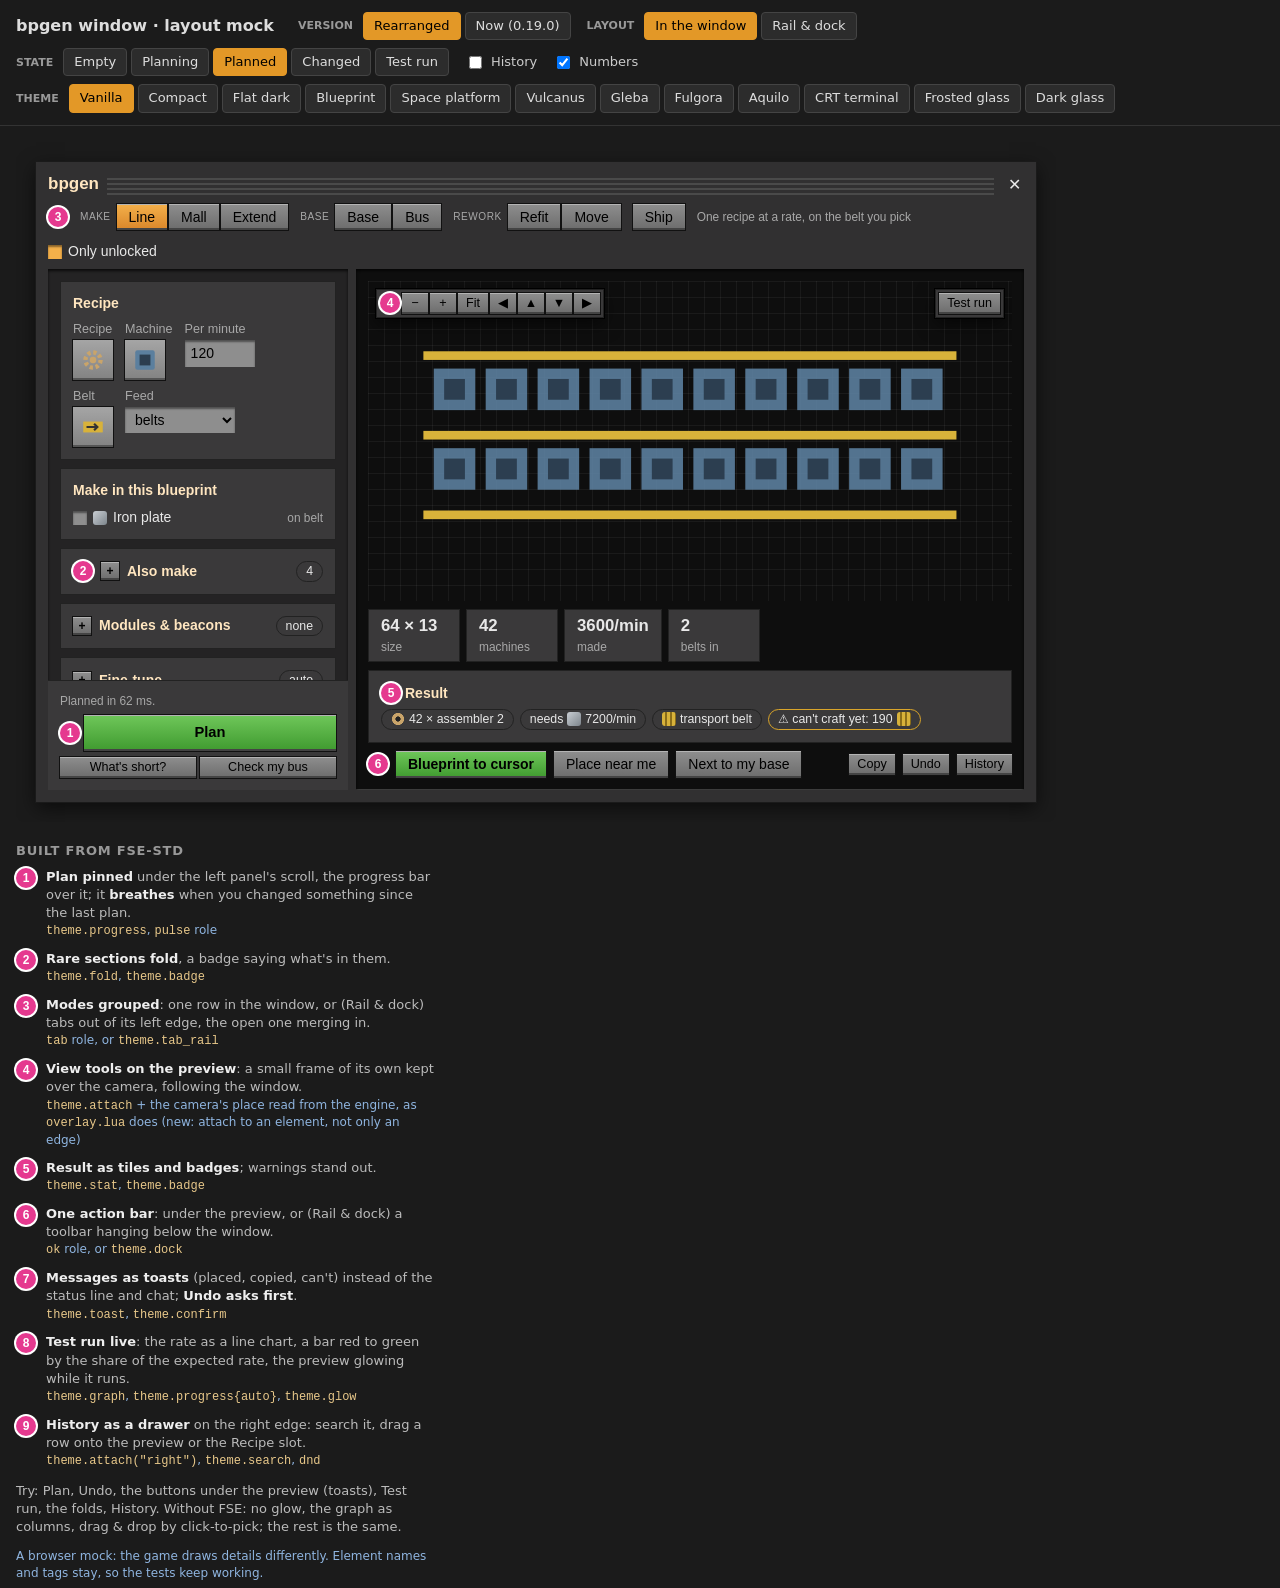
<file: docs/window-mock.html>
<!doctype html>
<html lang="en">
<head>
<meta charset="utf-8">
<meta name="viewport" content="width=device-width, initial-scale=1">
<title>bpgen window mock</title>
<!-- The bpgen window rearranged on fse-std's components, in its themes (theme tokens copied from fse/docs/themes-preview.html). -->
<style>
/* ---------- themes ---------- */
.t-vanilla {
  --win: #313031; --win-edge: #1a1a1a; --win-shadow: 0 0 0 1px #000, 0 6px 18px rgba(0,0,0,.6);
  --title: #ffe6c0; --title-font: 600 17px/1.2 "Titillium Web", "Segoe UI", sans-serif;
  --drag: repeating-linear-gradient(0deg, #4a4a4a 0 2px, transparent 2px 5px);
  --inset: #242324; --inset-edge: inset 0 2px 3px rgba(0,0,0,.7), inset 0 -1px 0 #3d3d3d;
  --deep: #0e0e0e; --section: #3a393a; --section-edge: 1px solid #222;
  --caption: #ffe6c0; --ink: #e8e8e8; --ink-dim: #a8a8a8;
  --btn: linear-gradient(#8e8e8e, #6c6c6c); --btn-ink: #000; --btn-edge: 0 1px 0 #b4b4b4 inset, 0 -2px 0 #444 inset, 0 0 0 1px #111;
  --btn-on: linear-gradient(#f4b04a, #d9862a); --btn-on-ink: #000;
  --ok: linear-gradient(#6fc75a, #3f9a2f); --ok-ink: #000;
  --slot: linear-gradient(#a5a5a5, #828282); --slot-edge: 0 0 0 1px #111, inset 0 -2px 0 #555;
  --field: #8e8e8e; --field-ink: #000; --field-edge: inset 0 2px 2px rgba(0,0,0,.45);
  --check: #8e8e8e; --check-on: #f4b04a;
  --radius: 0; --pad: 12px; --gap: 8px; --font: 14px/1.35 "Titillium Web", "Segoe UI", sans-serif;
}
.t-compact {
  --win: #2b2b2b; --win-edge: #141414; --win-shadow: 0 0 0 1px #000;
  --title: #ffe6c0; --title-font: 600 14px/1.2 "Segoe UI", sans-serif;
  --drag: repeating-linear-gradient(0deg, #444 0 1px, transparent 1px 4px);
  --inset: #222; --inset-edge: inset 0 1px 2px rgba(0,0,0,.7);
  --deep: #0e0e0e; --section: #333; --section-edge: 1px solid #1d1d1d;
  --caption: #ffe6c0; --ink: #ddd; --ink-dim: #999;
  --btn: linear-gradient(#858585, #6a6a6a); --btn-ink: #000; --btn-edge: 0 0 0 1px #111;
  --btn-on: #e39827; --btn-on-ink: #000;
  --ok: #4fae3c; --ok-ink: #000;
  --slot: #8d8d8d; --slot-edge: 0 0 0 1px #111;
  --field: #8a8a8a; --field-ink: #000; --field-edge: none;
  --check: #8a8a8a; --check-on: #e39827;
  --radius: 0; --pad: 6px; --gap: 4px; --font: 12px/1.25 "Segoe UI", sans-serif;
}
.t-flat {
  --win: #1e2127; --win-edge: #2c313a; --win-shadow: 0 10px 30px rgba(0,0,0,.5);
  --title: #e6edf3; --title-font: 600 15px/1.2 "Segoe UI", sans-serif;
  --drag: transparent;
  --inset: #181b20; --inset-edge: inset 0 0 0 1px #2c313a;
  --deep: #0f1115; --section: #22262d; --section-edge: 1px solid #2c313a;
  --caption: #7cc7ff; --ink: #d6dde5; --ink-dim: #8b95a1;
  --btn: #2d333c; --btn-ink: #d6dde5; --btn-edge: inset 0 0 0 1px #3a414c;
  --btn-on: #2f6fa8; --btn-on-ink: #fff;
  --ok: #2f9e6b; --ok-ink: #fff;
  --slot: #2a2f37; --slot-edge: inset 0 0 0 1px #3a414c;
  --field: #14171b; --field-ink: #d6dde5; --field-edge: inset 0 0 0 1px #3a414c;
  --check: #14171b; --check-on: #2f6fa8;
  --radius: 6px; --pad: 12px; --gap: 8px; --font: 13px/1.4 "Segoe UI", sans-serif;
}
.t-blueprint {
  --win: #123a6b; --win-edge: #8fc1ff; --win-shadow: 0 0 0 1px #8fc1ff, 0 8px 24px rgba(0,0,0,.5);
  --title: #ffffff; --title-font: 600 16px/1.2 Consolas, "Cascadia Mono", monospace;
  --drag: repeating-linear-gradient(90deg, rgba(143,193,255,.5) 0 1px, transparent 1px 6px);
  --inset: #0f3260 linear-gradient(rgba(143,193,255,.08) 1px, transparent 1px) 0 0/12px 12px; --inset-edge: inset 0 0 0 1px rgba(143,193,255,.45);
  --deep: #0a2547; --section: transparent; --section-edge: 1px dashed rgba(143,193,255,.6);
  --caption: #bfe0ff; --ink: #e3f0ff; --ink-dim: #8fb5e0;
  --btn: transparent; --btn-ink: #e3f0ff; --btn-edge: inset 0 0 0 1px #8fc1ff;
  --btn-on: #8fc1ff; --btn-on-ink: #0a2547;
  --ok: #ffffff; --ok-ink: #0a2547;
  --slot: rgba(143,193,255,.12); --slot-edge: inset 0 0 0 1px #8fc1ff;
  --field: transparent; --field-ink: #fff; --field-edge: inset 0 -1px 0 #8fc1ff;
  --check: transparent; --check-on: #8fc1ff;
  --radius: 2px; --pad: 12px; --gap: 8px; --font: 13px/1.4 Consolas, "Cascadia Mono", monospace;
}

.t-platform {
  --win: #2a3138; --win-edge: #56636f; --win-shadow: 0 0 0 1px #0d1114, 0 8px 22px rgba(0,0,0,.55);
  --title: #e9f1f7; --title-font: 600 16px/1.2 "Segoe UI", sans-serif;
  --drag: repeating-linear-gradient(45deg, #f2c230 0 6px, #1c1c1c 6px 12px);
  --inset: #20262c; --inset-edge: inset 0 0 0 1px #3d4852, inset 0 2px 4px rgba(0,0,0,.5);
  --deep: #0b0f13; --section: #2e363e; --section-edge: 1px solid #47535e;
  --caption: #9fd3f0; --ink: #dfe7ee; --ink-dim: #8fa0ae;
  --btn: linear-gradient(#4b5763, #38424c); --btn-ink: #e9f1f7; --btn-edge: inset 0 1px 0 #66737f, 0 0 0 1px #12171b;
  --btn-on: linear-gradient(#3d93c4, #2a6f99); --btn-on-ink: #fff;
  --ok: linear-gradient(#f2c230, #cf9e14); --ok-ink: #1c1c1c;
  --slot: #3a444e; --slot-edge: inset 0 0 0 1px #5c6975;
  --field: #161b20; --field-ink: #dfe7ee; --field-edge: inset 0 0 0 1px #47535e;
  --check: #161b20; --check-on: #3d93c4;
  --radius: 3px; --pad: 12px; --gap: 8px; --font: 13px/1.4 "Segoe UI", sans-serif;
}
.t-vulcanus {
  --win: #1c1614; --win-edge: #4a2a1c; --win-shadow: 0 0 0 1px #000, 0 0 24px rgba(255,90,20,.25);
  --title: #ffb070; --title-font: 700 16px/1.2 "Segoe UI", sans-serif;
  --drag: linear-gradient(90deg, transparent, rgba(255,110,30,.35), transparent);
  --inset: #140f0d; --inset-edge: inset 0 0 0 1px #3a2218, inset 0 -8px 16px rgba(255,80,0,.08);
  --deep: #0a0706; --section: #231a17; --section-edge: 1px solid #45281b;
  --caption: #ff8a3d; --ink: #f0e2d8; --ink-dim: #a88c7c;
  --btn: linear-gradient(#3b2e29, #2a201c); --btn-ink: #f0e2d8; --btn-edge: inset 0 0 0 1px #5a3a2a;
  --btn-on: linear-gradient(#ff8a3d, #d9531a); --btn-on-ink: #1a0d06;
  --ok: linear-gradient(#ffcf5a, #ff8a3d); --ok-ink: #1a0d06;
  --slot: #2a201c; --slot-edge: inset 0 0 0 1px #6a3a22;
  --field: #0e0a08; --field-ink: #f0e2d8; --field-edge: inset 0 0 0 1px #5a3a2a;
  --check: #0e0a08; --check-on: #ff8a3d;
  --radius: 2px; --pad: 12px; --gap: 8px; --font: 13px/1.4 "Segoe UI", sans-serif;
}
.t-gleba {
  --win: #1f2a1e; --win-edge: #3d5a33; --win-shadow: 0 8px 24px rgba(0,0,0,.5);
  --title: #e8f5c8; --title-font: 600 16px/1.2 Georgia, serif;
  --drag: radial-gradient(circle, rgba(200,120,180,.45) 1.5px, transparent 2px) 0 0/8px 8px;
  --inset: #18211a; --inset-edge: inset 0 0 0 1px #2f4429;
  --deep: #0e140e; --section: #233023; --section-edge: 1px solid #3a5232;
  --caption: #e58bc4; --ink: #dfeccf; --ink-dim: #93a886;
  --btn: #2f412b; --btn-ink: #dfeccf; --btn-edge: inset 0 0 0 1px #4a6a3e;
  --btn-on: #b4568f; --btn-on-ink: #fff;
  --ok: #8bc34a; --ok-ink: #142010;
  --slot: #2a3a27; --slot-edge: inset 0 0 0 1px #4a6a3e;
  --field: #111a10; --field-ink: #dfeccf; --field-edge: inset 0 0 0 1px #3a5232;
  --check: #111a10; --check-on: #e58bc4;
  --radius: 14px; --pad: 14px; --gap: 9px; --font: 13px/1.45 "Segoe UI", sans-serif;
}
.t-fulgora {
  --win: #17132a; --win-edge: #6a4cff; --win-shadow: 0 0 0 1px #6a4cff, 0 0 22px rgba(130,90,255,.35);
  --title: #e8e2ff; --title-font: 600 16px/1.2 "Segoe UI", sans-serif;
  --drag: linear-gradient(90deg, transparent 0 10%, #8f7bff 10% 11%, transparent 11% 40%, #8f7bff 40% 41%, transparent 41%);
  --inset: #120f22; --inset-edge: inset 0 0 0 1px #352a6b;
  --deep: #08061a; --section: #1c1736; --section-edge: 1px solid #3e3280;
  --caption: #c3b6ff; --ink: #e0dbf5; --ink-dim: #8e86b8;
  --btn: #251f47; --btn-ink: #e0dbf5; --btn-edge: inset 0 0 0 1px #4a3d99;
  --btn-on: #6a4cff; --btn-on-ink: #fff;
  --ok: #5ef0ff; --ok-ink: #0a0820;
  --slot: #221c42; --slot-edge: inset 0 0 0 1px #5a4bb8, 0 0 8px rgba(106,76,255,.25);
  --field: #0c0a1c; --field-ink: #e0dbf5; --field-edge: inset 0 0 0 1px #4a3d99;
  --check: #0c0a1c; --check-on: #5ef0ff;
  --radius: 4px; --pad: 12px; --gap: 8px; --font: 13px/1.4 "Segoe UI", sans-serif;
}
.t-aquilo {
  --win: #e9f2f8; --win-edge: #a9c6da; --win-shadow: 0 8px 24px rgba(20,50,80,.35);
  --title: #17405e; --title-font: 600 16px/1.2 "Segoe UI", sans-serif;
  --drag: repeating-linear-gradient(0deg, #c6dbea 0 1px, transparent 1px 5px);
  --inset: #f6fafd; --inset-edge: inset 0 0 0 1px #c3d7e6;
  --deep: #d5e5f0; --section: #ffffff; --section-edge: 1px solid #c9dcea;
  --caption: #1f6fa8; --ink: #1d3445; --ink-dim: #5e7c92;
  --btn: #dbe8f2; --btn-ink: #1d3445; --btn-edge: inset 0 0 0 1px #a9c6da;
  --btn-on: #1f6fa8; --btn-on-ink: #fff;
  --ok: #2a9d8f; --ok-ink: #fff;
  --slot: #e3eef6; --slot-edge: inset 0 0 0 1px #a9c6da;
  --field: #fff; --field-ink: #1d3445; --field-edge: inset 0 0 0 1px #a9c6da;
  --check: #fff; --check-on: #1f6fa8;
  --radius: 6px; --pad: 12px; --gap: 8px; --font: 13px/1.4 "Segoe UI", sans-serif;
}
.t-crt {
  --win: #050a05; --win-edge: #2a5a2a; --win-shadow: 0 0 0 1px #33ff66, 0 0 18px rgba(51,255,102,.25);
  --title: #66ff88; --title-font: 700 15px/1.2 Consolas, monospace;
  --drag: repeating-linear-gradient(90deg, #1f5a2a 0 4px, transparent 4px 8px);
  --inset: #050a05 repeating-linear-gradient(0deg, rgba(51,255,102,.04) 0 1px, transparent 1px 3px); --inset-edge: inset 0 0 0 1px #1f5a2a;
  --deep: #020502; --section: transparent; --section-edge: 1px solid #1f5a2a;
  --caption: #66ff88; --ink: #44dd66; --ink-dim: #2a8a40;
  --btn: transparent; --btn-ink: #44dd66; --btn-edge: inset 0 0 0 1px #2a8a40;
  --btn-on: #33ff66; --btn-on-ink: #020502;
  --ok: #33ff66; --ok-ink: #020502;
  --slot: #0a160a; --slot-edge: inset 0 0 0 1px #2a8a40;
  --field: #020502; --field-ink: #66ff88; --field-edge: inset 0 0 0 1px #2a8a40;
  --check: #020502; --check-on: #33ff66;
  --radius: 0; --pad: 12px; --gap: 8px; --font: 13px/1.4 Consolas, monospace;
}
.t-crt .win { text-shadow: 0 0 4px rgba(51,255,102,.5); }
.t-crt .slot svg, .t-crt .cam svg { filter: grayscale(1) sepia(1) hue-rotate(70deg) saturate(4); }

/* ---------- components (one class = one fstd component = one gui-style per theme) ---------- */
.win { display: inline-flex; flex-direction: column; background: var(--win); box-shadow: var(--win-shadow); outline: 1px solid var(--win-edge);
  border-radius: var(--radius); padding: var(--pad); gap: var(--gap); font: var(--font); color: var(--ink); min-width: 620px; }
.bar { display: flex; align-items: center; gap: var(--gap); }
.bar .title { font: var(--title-font); color: var(--title); }
.bar .drag { flex: 1; height: 20px; background: var(--drag); border-radius: var(--radius); }
.x { width: 22px; height: 22px; display: grid; place-items: center; color: var(--ink); background: none; border: 0; cursor: pointer; font-size: 16px; border-radius: var(--radius); }
.x:hover { background: #c44; color: #fff; }
.row { display: flex; align-items: center; gap: var(--gap); flex-wrap: wrap; }
.push { flex: 1; }
.tabs { display: flex; gap: 2px; }
.btn { font: inherit; padding: 4px 12px; border: 0; border-radius: var(--radius); background: var(--btn); color: var(--btn-ink); box-shadow: var(--btn-edge); cursor: pointer; white-space: nowrap; }
.btn:hover { filter: brightness(1.12); }
.btn[aria-pressed="true"] { background: var(--btn-on); color: var(--btn-on-ink); }
.btn.ok { background: var(--ok); color: var(--ok-ink); font-weight: 600; }
.btn.tool { padding: 4px 0; width: 28px; }
.btn:disabled { opacity: .45; cursor: default; filter: none; }
.body { display: flex; gap: var(--gap); }
.inset { background: var(--inset); box-shadow: var(--inset-edge); border-radius: var(--radius); padding: var(--pad); display: flex; flex-direction: column; gap: var(--gap); flex: 1 1 280px; }
.section { background: var(--section); border: var(--section-edge); border-radius: var(--radius); padding: var(--pad); display: flex; flex-direction: column; gap: var(--gap); }
.section > .cap { font-weight: 700; color: var(--caption); }
.fields { display: flex; gap: calc(var(--gap) * 1.5); flex-wrap: wrap; }
.field { display: flex; flex-direction: column; gap: 2px; }
.field > span { color: var(--ink-dim); font-size: .9em; }
.slot { width: 40px; height: 40px; border-radius: var(--radius); background: var(--slot); box-shadow: var(--slot-edge); display: grid; place-items: center; }
.slot svg { width: 26px; height: 26px; }
.tf, .dd { font: inherit; background: var(--field); color: var(--field-ink); border: 0; box-shadow: var(--field-edge); border-radius: var(--radius); padding: 4px 6px; width: 70px; }
.dd { width: 110px; }
.chk { display: inline-flex; gap: 6px; align-items: center; cursor: pointer; }
.chk i { width: 14px; height: 14px; background: var(--check); box-shadow: var(--field-edge); border-radius: calc(var(--radius) / 2); display: inline-block; }
.chk[aria-checked="true"] i { background: var(--check-on); }
.muted { color: var(--ink-dim); }
.deep { background: var(--deep); box-shadow: var(--inset-edge); border-radius: var(--radius); flex: 1 1 220px; display: flex; flex-direction: column; gap: var(--gap); padding: var(--pad); }
.cam { flex: 1; min-height: 200px; border-radius: var(--radius); background:
  linear-gradient(rgba(255,255,255,.05) 1px, transparent 1px) 0 0/16px 16px,
  linear-gradient(90deg, rgba(255,255,255,.05) 1px, transparent 1px) 0 0/16px 16px; position: relative; }
.cam svg { position: absolute; inset: 0; margin: auto; width: 80%; height: 80%; }

/* Glass: see-through panels over the factory. The game can't blur what is behind a GUI, so the frost is
   faked with a light tint, a noise texture and a bright top edge (all doable as a 9-slice sprite). */
.t-glass, .t-glassdark { background: url("data:image/svg+xml,%3Csvg xmlns='http://www.w3.org/2000/svg' width='240' height='160'%3E%3Crect width='240' height='160' fill='%23463b2e'/%3E%3Crect x='10' y='10' width='54' height='54' fill='%235b7f9e'/%3E%3Crect x='24' y='24' width='26' height='26' fill='%232c3e50'/%3E%3Crect x='90' y='10' width='54' height='54' fill='%235b7f9e'/%3E%3Crect x='104' y='24' width='26' height='26' fill='%232c3e50'/%3E%3Crect x='170' y='96' width='54' height='54' fill='%23a5512a'/%3E%3Ccircle cx='197' cy='123' r='12' fill='%23ffb35a'/%3E%3Crect x='0' y='76' width='240' height='12' fill='%23d8b23a'/%3E%3Crect x='70' y='0' width='12' height='160' fill='%23c9a032'/%3E%3Crect x='20' y='110' width='34' height='34' fill='%233fa35b'/%3E%3C/svg%3E") 0 0/240px 160px; border-radius: 8px; }
.t-glass {
  --win: rgba(235,242,248,.5); --win-edge: rgba(255,255,255,.6); --win-shadow: 0 10px 34px rgba(0,0,0,.35), inset 0 1px 0 rgba(255,255,255,.75);
  --title: #ffffff; --title-font: 600 16px/1.2 "Segoe UI", sans-serif;
  --drag: transparent;
  --inset: rgba(255,255,255,.16); --inset-edge: inset 0 0 0 1px rgba(255,255,255,.35);
  --deep: rgba(20,30,40,.55); --section: rgba(255,255,255,.22); --section-edge: 1px solid rgba(255,255,255,.4);
  --caption: #ffffff; --ink: #ffffff; --ink-dim: rgba(255,255,255,.8);
  --btn: rgba(255,255,255,.3); --btn-ink: #fff; --btn-edge: inset 0 0 0 1px rgba(255,255,255,.5), inset 0 1px 0 rgba(255,255,255,.7);
  --btn-on: rgba(255,255,255,.9); --btn-on-ink: #1b2a36;
  --ok: rgba(52,199,89,.9); --ok-ink: #fff;
  --slot: rgba(255,255,255,.22); --slot-edge: inset 0 0 0 1px rgba(255,255,255,.5);
  --field: rgba(0,0,0,.25); --field-ink: #fff; --field-edge: inset 0 0 0 1px rgba(255,255,255,.35);
  --check: rgba(0,0,0,.25); --check-on: #fff;
  --radius: 12px; --pad: 14px; --gap: 9px; --font: 13px/1.4 "Segoe UI", sans-serif;
}
.t-glassdark {
  --win: rgba(18,20,26,.55); --win-edge: rgba(255,255,255,.18); --win-shadow: 0 10px 34px rgba(0,0,0,.5), inset 0 1px 0 rgba(255,255,255,.25);
  --title: #ffffff; --title-font: 600 16px/1.2 "Segoe UI", sans-serif;
  --drag: transparent;
  --inset: rgba(255,255,255,.06); --inset-edge: inset 0 0 0 1px rgba(255,255,255,.12);
  --deep: rgba(0,0,0,.45); --section: rgba(255,255,255,.07); --section-edge: 1px solid rgba(255,255,255,.14);
  --caption: #8fd0ff; --ink: #f2f4f7; --ink-dim: rgba(242,244,247,.65);
  --btn: rgba(255,255,255,.12); --btn-ink: #f2f4f7; --btn-edge: inset 0 0 0 1px rgba(255,255,255,.18), inset 0 1px 0 rgba(255,255,255,.2);
  --btn-on: rgba(10,132,255,.85); --btn-on-ink: #fff;
  --ok: rgba(48,209,88,.85); --ok-ink: #04120a;
  --slot: rgba(255,255,255,.08); --slot-edge: inset 0 0 0 1px rgba(255,255,255,.2);
  --field: rgba(0,0,0,.35); --field-ink: #f2f4f7; --field-edge: inset 0 0 0 1px rgba(255,255,255,.16);
  --check: rgba(0,0,0,.35); --check-on: rgba(10,132,255,.9);
  --radius: 12px; --pad: 14px; --gap: 9px; --font: 13px/1.4 "Segoe UI", sans-serif;
}
.t-glass .win, .t-glassdark .win { background-image: url("data:image/svg+xml,%3Csvg xmlns='http://www.w3.org/2000/svg' width='120' height='120'%3E%3Cfilter id='n'%3E%3CfeTurbulence type='fractalNoise' baseFrequency='.9' numOctaves='2'/%3E%3CfeColorMatrix values='0 0 0 0 1 0 0 0 0 1 0 0 0 0 1 0 0 0 .09 0'/%3E%3C/filter%3E%3Crect width='120' height='120' filter='url(%23n)'/%3E%3C/svg%3E"); text-shadow: 0 1px 2px rgba(0,0,0,.35); }
.blur .t-glass .win, .blur .t-glassdark .win { backdrop-filter: blur(14px) saturate(1.4); }
/* ---------- mock page ---------- */
:root { --page: #1b1b1b; --page-ink: #ddd; }
*, *::before, *::after { box-sizing: border-box; }
body { margin: 0; background: var(--page); color: var(--page-ink); font: 14px/1.4 "Segoe UI", system-ui, sans-serif; }
header { padding: 12px 16px; display: flex; flex-wrap: wrap; gap: 8px 16px; align-items: center; border-bottom: 1px solid #333; }
header h1 { font-size: 16px; margin: 0 8px 0 0; }
header .grp { display: flex; gap: 4px; align-items: center; flex-wrap: wrap; }
header .grp b { font-size: 11px; color: #999; text-transform: uppercase; margin-right: 6px; }
header button { background: #2c2c2c; color: #ddd; border: 1px solid #444; padding: 4px 10px; border-radius: 4px; cursor: pointer; font: inherit; font-size: 13px; }
header button[aria-pressed="true"] { background: #e39827; color: #000; border-color: #e39827; }
header label { font-size: 13px; color: #ccc; display: inline-flex; gap: 6px; align-items: center; }
main { display: flex; gap: 20px; padding: 16px; align-items: flex-start; flex-wrap: wrap; }
.stage { padding: 20px; border-radius: 8px; overflow-x: auto; max-width: 100%; }
aside { flex: 1 1 300px; max-width: 420px; color: #bbb; font-size: 13px; }
aside h2 { font-size: 13px; text-transform: uppercase; letter-spacing: .06em; color: #999; margin: 0 0 8px; }
aside ol { padding-left: 0; list-style: none; margin: 0; display: grid; gap: 10px; }
aside li { display: grid; grid-template-columns: 22px 1fr; gap: 8px; }
aside li b { color: #eee; }
aside .gui { color: #8fb5e0; font-size: 12px; }
aside p { margin: 12px 0 0; }
code { color: #e8c88a; }

/* ---------- the window (both versions) ---------- */
.win { width: 1000px; height: 640px; min-width: 0; }
.win .body { flex: 1; min-height: 0; }
.left { flex: 0 0 300px; min-height: 0; display: flex; flex-direction: column; padding: 0; overflow: hidden; gap: 0; }
.left .scroll { flex: 1; min-height: 0; overflow: auto; padding: var(--pad); display: flex; flex-direction: column; gap: var(--gap); }
.right { flex: 1; min-width: 0; }
.cam { min-height: 0; overflow: hidden; }
.cam .bp { position: absolute; inset: 0; margin: auto; width: 86%; height: 76%; }
.cam .hint { position: absolute; inset: 0; display: grid; place-content: center; text-align: center; gap: 6px; color: var(--ink-dim); }
.cam .hint big { font-size: 34px; opacity: .5; }
.row.tight { gap: 4px; }
.small { font-size: .85em; }
.btn.sm { padding: 2px 8px; font-size: .9em; }
.lines { color: var(--ink); font-size: .92em; display: grid; gap: 2px; }
.stats { display: flex; gap: 6px; }
.stat { background: var(--section); border: var(--section-edge); border-radius: var(--radius); padding: 5px 12px; min-width: 92px; }
.stat b { display: block; font-size: 1.2em; color: var(--ink); }
.stat span { color: var(--ink-dim); font-size: .85em; }
.badge { display: inline-flex; gap: 4px; align-items: center; background: var(--section); border: var(--section-edge); border-radius: 999px; padding: 1px 9px; font-size: .88em; white-space: nowrap; }
.badge.warn { border-color: #d9a52a; }
.ico { display: inline-block; width: 14px; height: 14px; border-radius: 3px; vertical-align: -2px; }
.i-plate { background: linear-gradient(135deg, #c9ced3, #7d858c); }
.i-gear { background: radial-gradient(circle, #222 25%, #c9a46a 27% 60%, transparent 62%); }
.i-belt { background: repeating-linear-gradient(90deg, #d8b23a 0 3px, #8a6d1a 3px 5px); }
.prog { display: grid; gap: 3px; }
.prog .meter { height: 8px; background: var(--field); box-shadow: var(--field-edge); border-radius: var(--radius); overflow: hidden; }
.prog .meter i { display: block; height: 100%; width: 0; background: var(--btn-on); transition: width .25s; }
.prog .top { display: flex; justify-content: space-between; font-size: .85em; color: var(--ink-dim); }

/* the rearranged one */
.modes { display: flex; gap: 12px; align-items: center; flex-wrap: wrap; }
.mgroup { display: flex; gap: 2px; align-items: center; }
.mgroup small { color: var(--ink-dim); font-size: .72em; text-transform: uppercase; letter-spacing: .05em; margin-right: 4px; }
.foot { padding: var(--pad); border-top: var(--section-edge); background: var(--section); display: flex; flex-direction: column; gap: 6px; }
.foot .btn.ok { padding: 8px; font-size: 1.05em; }
.fold .head { display: flex; gap: 8px; align-items: center; cursor: pointer; user-select: none; }
.fold .head .tw { width: 18px; height: 18px; display: grid; place-items: center; background: var(--btn); color: var(--btn-ink); box-shadow: var(--btn-edge); border-radius: var(--radius); font-weight: 700; font-size: 12px; }
.fold .head .cap { font-weight: 700; color: var(--caption); }
.fold .head .badge { margin-left: auto; }
.fold.closed .fbody { display: none; }
.fold { gap: 0; }
.fold .fbody { padding-top: var(--gap); display: flex; flex-direction: column; gap: var(--gap); }
.ov { position: absolute; top: 8px; display: flex; gap: 2px; padding: 3px; background: var(--win); border-radius: var(--radius); box-shadow: var(--win-shadow); z-index: 2; }
.ov.l { left: 8px; } .ov.r { right: 8px; }
.ov .btn { padding: 2px 0; width: 26px; font-size: .9em; }
.ov .btn.w { width: auto; padding: 2px 8px; }
.result { gap: 6px; }
.result .badges { display: flex; gap: 6px; flex-wrap: wrap; }
.mk { display: flex; align-items: center; gap: 6px; }
.mk .push { flex: 1; }

/* states */
.s-empty .when-plan, .s-empty .when-busy { display: none !important; }
.s-busy .when-plan, .s-busy .when-empty-only { display: none !important; }
.s-plan .when-busy, .s-plan .when-empty, .s-plan .when-empty-only { display: none !important; }
.s-busy .when-empty { display: none !important; }
.s-empty .acts .btn:not(.keep), .s-busy .acts .btn:not(.keep) { opacity: .45; pointer-events: none; }

/* numbered callouts */
.n { display: none; position: relative; width: 20px; height: 20px; flex: 0 0 20px; border-radius: 50%; background: #e5398f; color: #fff;
  font: 700 12px/20px "Segoe UI", sans-serif; text-align: center; box-shadow: 0 0 0 2px #fff; text-shadow: none; z-index: 6; }
.nums .n { display: inline-block; }
aside .n { display: inline-block; }
.hidden { display: none !important; }

/* ---------- fse-std components and layouts ---------- */
.stage { position: relative; }
.wrap { position: relative; display: inline-block; isolation: isolate; }
/* pulse: Plan breathes when the settings changed since the last plan */
@keyframes breathe { 0%, 100% { filter: brightness(1); box-shadow: 0 0 0 0 transparent; } 50% { filter: brightness(1.25); box-shadow: 0 0 0 3px var(--ok); } }
.s-stale .btn.ok.pulse { animation: breathe 1.6s ease-in-out infinite; }
/* glow: an accent outline across the preview's edge (FSE draw plugin) */
.s-busy .cam, .s-test .cam { box-shadow: 0 0 0 2px var(--caption), 0 0 16px 3px var(--caption); }
/* attach-over: the view toolbar, a screen frame kept over the camera */
.ov { background: var(--section); border: var(--section-edge); }
/* toast */
.toasts { position: absolute; top: 4px; left: 50%; transform: translateX(-50%); display: grid; gap: 4px; z-index: 20; pointer-events: none; }
.toast { width: 320px; background: var(--section); border: var(--section-edge); border-radius: var(--radius); box-shadow: var(--win-shadow);
  color: var(--ink); padding: 8px 12px; font: var(--font); transition: opacity .4s; }
/* confirm: a small themed window of its own */
.confirm { position: absolute; left: 50%; top: 42%; transform: translate(-50%, -50%); width: 360px; min-width: 0; height: auto; z-index: 15; }
.confirm .row { justify-content: flex-end; }
/* rail: modes out of the left edge, grouped; the open one merges into the window */
.rail { display: none; position: absolute; left: -112px; top: 56px; flex-direction: column; gap: 4px; width: 120px; z-index: -1; }
.rail small { color: #999; font-size: 10px; text-transform: uppercase; letter-spacing: .06em; margin: 6px 0 0 6px; }
.rail .btn { text-align: left; padding: 6px 10px; border-radius: var(--radius) 0 0 var(--radius); width: 104px; }
.rail .btn[aria-pressed="true"] { background: var(--win); color: var(--title); box-shadow: none; font-weight: 700; width: 120px; position: relative; left: -8px; }
/* dock: the blueprint actions hang below the window */
.dockbar { display: none; position: absolute; left: 50%; bottom: -26px; transform: translateX(-50%); background: var(--section); border: var(--section-edge);
  border-radius: calc(var(--radius) + 6px); box-shadow: var(--win-shadow); padding: 6px 10px; gap: 6px; align-items: center; z-index: 3; white-space: nowrap; }
.l-rail .rail { display: flex; }
.l-rail .modes .mgroup { display: none; }
.l-rail .dockbar { display: flex; }
.l-rail .acts.inwin { display: none; }
.l-rail .wrap { margin: 0 0 30px 112px; }
.s-empty .dockbar .btn:not(.keep), .s-busy .dockbar .btn:not(.keep) { opacity: .45; pointer-events: none; }
/* drawer: History attached to the right edge, with a search box and draggable rows */
.drawer { display: none; position: absolute; right: -268px; top: 48px; width: 276px; max-height: 470px; background: var(--section); border: var(--section-edge);
  border-radius: 0 calc(var(--radius) + 6px) calc(var(--radius) + 6px) 0; box-shadow: var(--win-shadow); padding: 10px 10px 10px 18px; z-index: -1;
  flex-direction: column; gap: 8px; font: var(--font); color: var(--ink); }
.drawer.open { display: flex; }
.wrap.drawer-open { margin-right: 268px; }
.drawer .cap { font-weight: 700; color: var(--caption); }
.search { display: flex; gap: 2px; } .search .tf { flex: 1; width: auto; }
.hrow { display: flex; align-items: center; gap: 6px; padding: 4px 6px; background: var(--field); box-shadow: var(--field-edge); border-radius: var(--radius); cursor: grab; }
.hrow .grip { color: var(--ink-dim); } .hrow .push { flex: 1; } .hrow .muted { font-size: .8em; }
/* test run: graph + an auto progress (red to green by the share of the expected rate) */
.test { display: none; gap: 6px; }
.s-test .test { display: grid; }
.s-test .stats.when-plan { display: none !important; }
.graph { height: 64px; background: var(--deep); box-shadow: var(--inset-edge); border-radius: var(--radius); position: relative; }
.graph svg { position: absolute; inset: 6px; width: calc(100% - 12px); height: calc(100% - 12px); }
.s-stale .when-busy, .s-test .when-busy, .s-stale .when-empty, .s-test .when-empty, .s-stale .when-empty-only, .s-test .when-empty-only { display: none !important; }
.stale-note { display: none; }
.s-stale .stale-note { display: block; }
.s-stale .plan-note { display: none; }
</style>
</head>
<body>
<header>
  <h1>bpgen window · layout mock</h1>
  <div class="grp" id="ver"><b>Version</b><button data-v="new" aria-pressed="true">Rearranged</button><button data-v="old">Now (0.19.0)</button></div>
  <div class="grp" id="lay"><b>Layout</b><button data-l="in" aria-pressed="true">In the window</button><button data-l="rail">Rail &amp; dock</button></div>
  <div class="grp" id="state"><b>State</b><button data-s="empty">Empty</button><button data-s="busy">Planning</button><button data-s="plan" aria-pressed="true">Planned</button><button data-s="stale">Changed</button><button data-s="test">Test run</button></div>
  <label><input type="checkbox" id="hist"> History</label>
  <label><input type="checkbox" id="nums" checked> Numbers</label>
  <div class="grp" id="themes" style="flex-basis:100%"><b>Theme</b></div>
</header>
<main>
  <div class="stage t-vanilla nums s-plan l-in" id="stage">
  <div class="toasts" id="toasts"></div>

<!-- ======================= rearranged ======================= -->
<div class="wrap" id="v-new">
  <!-- tab_rail: the modes out of the left edge -->
  <div class="rail tabs">
    <small>Make</small><button class="btn" aria-pressed="true">Line</button><button class="btn">Mall</button><button class="btn">Extend</button>
    <small>Base</small><button class="btn">Base</button><button class="btn">Bus</button>
    <small>Rework</small><button class="btn">Refit</button><button class="btn">Move</button>
    <small>Space</small><button class="btn">Ship</button>
  </div>
  <!-- attach "right": History, a drawer -->
  <div class="drawer" id="drawer">
    <div class="row tight"><span class="n">9</span><span class="cap">History</span></div>
    <div class="search"><input class="tf" placeholder="Search"><button class="btn tool">x</button></div>
    <div class="hrow" title="Drag onto the preview, or click To cursor"><span class="grip">⠿</span><span class="ico i-gear"></span>Gears 3600/min<span class="push"></span><button class="btn sm">To cursor</button></div>
    <div class="hrow"><span class="grip">⠿</span><span class="ico i-belt"></span>Belts 900/min<span class="push"></span><button class="btn sm">To cursor</button></div>
    <div class="hrow"><span class="grip">⠿</span><span class="ico i-plate"></span>Mall, 27 products<span class="push"></span><button class="btn sm">To cursor</button></div>
    <div class="hrow"><span class="grip">⠿</span><span class="ico i-gear"></span>Starter base 30 spm<span class="push"></span><button class="btn sm">To cursor</button></div>
    <span class="muted small">Drag a row onto the preview to load it, or onto the Recipe slot to plan it again.</span>
  </div>
  <div class="win">
    <div class="bar"><span class="title">bpgen</span><span class="drag"></span><button class="x" title="Close">✕</button></div>
    <div class="modes">
      <span class="n">3</span>
      <div class="mgroup tabs"><small>Make</small><button class="btn" aria-pressed="true">Line</button><button class="btn">Mall</button><button class="btn">Extend</button></div>
      <div class="mgroup tabs"><small>Base</small><button class="btn">Base</button><button class="btn">Bus</button></div>
      <div class="mgroup tabs"><small>Rework</small><button class="btn">Refit</button><button class="btn">Move</button></div>
      <div class="mgroup tabs"><button class="btn">Ship</button></div>
      <span class="muted small">One recipe at a rate, on the belt you pick</span>
      <span class="push"></span>
      <span class="chk" role="checkbox" aria-checked="true"><i></i>Only unlocked</span>
    </div>
    <div class="body">
      <div class="inset left">
        <div class="scroll">
          <div class="section"><span class="cap">Recipe</span>
            <div class="fields">
              <label class="field"><span>Recipe</span><span class="slot">{gear}</span></label>
              <label class="field"><span>Machine</span><span class="slot">{asm}</span></label>
              <label class="field"><span>Per minute</span><input class="tf" value="120" id="rate"></label>
            </div>
            <div class="fields">
              <label class="field"><span>Belt</span><span class="slot">{belt}</span></label>
              <label class="field"><span>Feed</span><select class="dd"><option>belts</option><option>robots</option><option>my main bus</option></select></label>
            </div>
          </div>
          <div class="section"><span class="cap">Make in this blueprint</span>
            <div class="mk"><span class="chk" role="checkbox" aria-checked="false"><i></i><span class="ico i-plate"></span> Iron plate</span><span class="push"></span><span class="muted small">on belt</span></div>
          </div>
          <div class="section fold closed"><div class="head"><span class="n">2</span><span class="tw">+</span><span class="cap" title="Other products from the same inputs">Also make</span><span class="badge">4</span></div>
            <div class="fbody">
              <div class="mk"><span class="chk" role="checkbox"><i></i>Firearm magazine</span><span class="push"></span><input class="tf" style="width:44px"></div>
              <div class="mk"><span class="chk" role="checkbox"><i></i>Iron chest</span><span class="push"></span><input class="tf" style="width:44px"></div>
              <div class="mk"><span class="chk" role="checkbox"><i></i>Iron stick</span><span class="push"></span><input class="tf" style="width:44px"></div>
              <div class="mk"><span class="chk" role="checkbox"><i></i>Light armor</span><span class="push"></span><input class="tf" style="width:44px"></div>
            </div>
          </div>
          <div class="section fold closed"><div class="head"><span class="tw">+</span><span class="cap">Modules &amp; beacons</span><span class="badge">none</span></div>
            <div class="fbody"><div class="fields">
              <label class="field"><span>Modules</span><span class="slot">{mod}</span></label>
              <label class="field"><span>Beacon</span><span class="slot"></span></label>
              <label class="field"><span>Beacon mods</span><span class="slot"></span></label>
            </div></div>
          </div>
          <div class="section fold closed"><div class="head"><span class="tw">+</span><span class="cap">Fine-tune</span><span class="badge">auto</span></div>
            <div class="fbody"><div class="fields">
              <label class="field"><span>Input</span><span class="slot"></span></label>
              <label class="field"><span>Long-handed</span><span class="slot"></span></label>
              <label class="field"><span>Output</span><span class="slot"></span></label>
              <label class="field"><span>Per row</span><input class="tf" style="width:50px"></label>
            </div></div>
          </div>
          <div class="section"><span class="chk" role="checkbox" aria-checked="true"><i></i>Next to my base: build from my main bus</span></div>
        </div>
        <div class="foot">
          <div class="prog when-busy"><div class="top"><span>Planning</span><span>routing iron plate in…</span></div><div class="meter"><i id="meter"></i></div></div>
          <div class="muted small when-plan plan-note">Planned in 62 ms.</div>
          <div class="small when-plan stale-note" style="color:var(--caption)">Changed since the last plan: Plan again.</div>
          <div class="row tight"><span class="n">1</span><button class="btn ok pulse" style="flex:1" id="plan">Plan</button></div>
          <div class="row tight"><button class="btn sm" style="flex:1">What's short?</button><button class="btn sm" style="flex:1">Check my bus</button></div>
        </div>
      </div>
      <div class="deep right">
        <div class="cam">
          <svg class="bp when-plan" viewBox="0 0 320 120">{bp}</svg>
          <div class="hint when-empty"><big>▦</big>Pick a recipe and press Plan:<br>the blueprint shows here, drawn by the game.<br><span class="small">(or drag one in from History)</span></div>
          <div class="hint when-busy"><big>…</big>Planning</div>
          <div class="ov l when-plan"><span class="n">4</span><button class="btn">−</button><button class="btn">+</button><button class="btn w">Fit</button><button class="btn">◀</button><button class="btn">▲</button><button class="btn">▼</button><button class="btn">▶</button></div>
          <div class="ov r when-plan"><button class="btn w" id="testbtn">Test run</button></div>
        </div>
        <div class="stats when-plan">
          <div class="stat"><b>64 × 13</b><span>size</span></div>
          <div class="stat"><b>42</b><span>machines</span></div>
          <div class="stat"><b>3600/min</b><span>made</span></div>
          <div class="stat"><b>2</b><span>belts in</span></div>
        </div>
        <div class="test section"><div class="row tight"><span class="n">8</span><span class="cap" style="font-weight:700;color:var(--caption)">Test run</span><span class="push"></span><span class="badge">×5</span><button class="btn sm keep">Stop</button></div>
          <div class="prog"><div class="top"><span>gears measured</span><span id="testtxt">3240/min · 90% of expected</span></div><div class="meter"><i id="testbar" style="width:90%;background:#9ad13c"></i></div></div>
          <div class="graph"><svg viewBox="0 0 300 50" preserveAspectRatio="none"><polygon id="garea" style="fill: var(--caption)" opacity=".22"/><polyline id="gline" style="fill: none; stroke: var(--caption)" stroke-width="2" vector-effect="non-scaling-stroke"/></svg></div>
        </div>
        <div class="section result when-plan"><div class="row tight"><span class="n">5</span><span class="cap" style="font-weight:700;color:var(--caption)">Result</span></div>
          <div class="badges">
            <span class="badge"><span class="ico i-gear"></span> 42 × assembler 2</span>
            <span class="badge">needs <span class="ico i-plate"></span> 7200/min</span>
            <span class="badge"><span class="ico i-belt"></span> transport belt</span>
            <span class="badge warn">⚠ can't craft yet: 190 <span class="ico i-belt"></span></span>
          </div>
        </div>
        <div class="row acts inwin"><span class="n">6</span>
          <button class="btn ok" data-toast="Blueprint in your hand">Blueprint to cursor</button><button class="btn" data-toast="Placed 352 ghosts next to you (outlined)">Place near me</button><button class="btn" data-toast="Looking around you for a spot next to your base…">Next to my base</button>
          <span class="push"></span>
          <button class="btn sm" data-toast="Blueprint string copied">Copy</button><button class="btn sm undo">Undo</button><button class="btn sm keep histbtn">History</button>
        </div>
      </div>
    </div>
  </div>
  <!-- dock: the actions hanging below the window -->
  <div class="dockbar acts"><span class="n">6</span>
    <button class="btn ok" data-toast="Blueprint in your hand">Blueprint to cursor</button><button class="btn" data-toast="Placed 352 ghosts next to you (outlined)">Place near me</button><button class="btn" data-toast="Looking around you for a spot next to your base…">Next to my base</button>
    <button class="btn sm" data-toast="Blueprint string copied">Copy</button><button class="btn sm undo">Undo</button><button class="btn sm keep histbtn">History</button>
  </div>
  <!-- confirm: Undo asks first -->
  <div class="win confirm hidden" id="confirm">
    <div class="bar"><span class="n">7</span><span class="title">Undo the placement?</span><span class="drag"></span></div>
    <div class="inset" style="flex:none">Removes the 352 ghosts bpgen put down that aren't built yet.</div>
    <div class="row"><button class="btn" id="keep">Keep</button><button class="btn ok" id="remove">Remove them</button></div>
  </div>
</div>

<!-- ======================= now (0.19.0) ======================= -->
<div class="win hidden" id="v-old">
  <div class="bar"><span class="title">bpgen</span><span class="drag"></span><button class="x" title="Close">✕</button></div>
  <div class="row"><span class="n">3</span><div class="tabs"><button class="btn sm">1 What</button><button class="btn sm" aria-pressed="true">2 How</button><button class="btn sm">3 Where</button></div><span class="push"></span><span class="chk" role="checkbox" aria-checked="true"><i></i>Only unlocked</span></div>
  <div class="tabs"><button class="btn" aria-pressed="true">Line</button><button class="btn">Mall</button><button class="btn">Base</button><button class="btn">Extend</button><button class="btn">Bus</button><button class="btn">Refit</button><button class="btn">Move</button><button class="btn">Ship</button></div>
  <div class="muted small" style="margin-top:-4px">One recipe at a rate, on the belt you pick</div>
  <div class="body">
    <div class="inset left"><div class="scroll">
      <div class="section"><span class="cap">Recipe</span>
        <div class="fields">
          <label class="field"><span>Recipe</span><span class="slot">{gear}</span></label>
          <label class="field"><span>Machine</span><span class="slot">{asm}</span></label>
          <label class="field"><span>Per minute</span><input class="tf" value="120"></label>
        </div>
        <div class="fields">
          <label class="field"><span>Belt</span><span class="slot">{belt}</span></label>
          <label class="field"><span>Feed</span><select class="dd"><option>belts</option></select></label>
        </div>
      </div>
      <div class="section"><span class="cap">Make in this blueprint</span><div class="mk"><span class="chk" role="checkbox"><i></i>Iron plate</span><span class="push"></span><span class="muted small">on belt</span></div></div>
      <div class="section"><div class="row tight"><span class="n">2</span><span class="cap" style="font-weight:700;color:var(--caption)">Also make (same inputs)</span></div>
        <div class="mk"><span class="chk" role="checkbox"><i></i>Firearm magazine</span><span class="push"></span><input class="tf" style="width:44px"></div>
        <div class="mk"><span class="chk" role="checkbox"><i></i>Iron chest</span><span class="push"></span><input class="tf" style="width:44px"></div>
        <div class="mk"><span class="chk" role="checkbox"><i></i>Iron stick</span><span class="push"></span><input class="tf" style="width:44px"></div>
        <div class="mk"><span class="chk" role="checkbox"><i></i>Light armor</span><span class="push"></span><input class="tf" style="width:44px"></div>
        <span class="chk" role="checkbox"><i></i>5 that need one input more or less</span>
      </div>
      <div class="section"><span class="cap">Modules &amp; beacons</span><div class="fields">
        <label class="field"><span>Machine modules</span><span class="slot"></span></label>
        <label class="field"><span>Beacon</span><span class="slot"></span></label>
        <label class="field"><span>Beacon modu…</span><span class="slot"></span></label></div></div>
      <div class="section"><span class="cap">Fine-tune</span><span class="chk" role="checkbox" aria-checked="true"><i></i>Inserters and machines per row</span>
        <div class="fields"><label class="field"><span>Input</span><span class="slot"></span></label><label class="field"><span>Long-handed</span><span class="slot"></span></label><label class="field"><span>Output</span><span class="slot"></span></label></div>
        <label class="field"><span>Machines per row</span><input class="tf"></label></div>
      <div class="section"><span class="cap">Next to my base</span><span class="chk" role="checkbox" aria-checked="true"><i></i>Build from my main bus</span></div>
      <div class="row"><span class="n">1</span><button class="btn ok" style="flex:1">Plan</button></div>
      <div class="row tight"><button class="btn">What's short?</button><button class="btn">Check my bus</button></div>
    </div></div>
    <div class="deep right">
      <div class="cam">
        <svg class="bp when-plan" viewBox="0 0 320 120">{bp}</svg>
        <div class="hint when-empty"><span>Pick a recipe and press Plan: the blueprint shows here, drawn by the game.</span></div>
      </div>
      <div class="prog when-busy"><div class="top"><span>Planning</span><span>routing iron plate in…</span></div><div class="meter"><i style="width:45%"></i></div></div>
      <div class="stats when-plan">
        <div class="stat"><b>64 × 13</b><span>size</span></div><div class="stat"><b>42</b><span>machines</span></div><div class="stat"><b>3600/min</b><span>made</span></div>
      </div>
      <div class="row tight"><span class="n">4</span><button class="btn tool">−</button><button class="btn tool">+</button><button class="btn">Fit</button><button class="btn tool">◀</button><button class="btn tool">▲</button><button class="btn tool">▼</button><button class="btn tool">▶</button><span class="push"></span><button class="btn">Test run</button></div>
      <div class="row tight acts"><span class="n">6</span><button class="btn ok">Blueprint to cursor</button><button class="btn">Copy string</button><button class="btn">Place near me</button><button class="btn">Next to my base</button><button class="btn">Undo</button><button class="btn keep">History</button></div>
      <div class="lines when-plan"><span class="n">5</span>
        <span>⚙ × 42 assembler 2 · 3600.0/min expected · belt</span>
        <span>Needs a minute: iron plate 7200.0</span>
        <span>65 × 14 tiles · planned in 62 ms</span>
        <span>⚠ Can't craft yet and not enough on hand: 190 transport belt (have 0)</span>
      </div>
    </div>
  </div>
</div>

  </div>
  <aside>
    <h2>Built from fse-std</h2>
    <ol>
      <li><span class="n">1</span><div><b>Plan pinned</b> under the left panel's scroll, the progress bar over it; it <b>breathes</b> when you changed something since the last plan.<div class="gui"><code>theme.progress</code>, <code>pulse</code> role</div></div></li>
      <li><span class="n">2</span><div><b>Rare sections fold</b>, a badge saying what's in them.<div class="gui"><code>theme.fold</code>, <code>theme.badge</code></div></div></li>
      <li><span class="n">3</span><div><b>Modes grouped</b>: one row in the window, or (Rail &amp; dock) tabs out of its left edge, the open one merging in.<div class="gui"><code>tab</code> role, or <code>theme.tab_rail</code></div></div></li>
      <li><span class="n">4</span><div><b>View tools on the preview</b>: a small frame of its own kept over the camera, following the window.<div class="gui"><code>theme.attach</code> + the camera's place read from the engine, as <code>overlay.lua</code> does (new: attach to an element, not only an edge)</div></div></li>
      <li><span class="n">5</span><div><b>Result as tiles and badges</b>; warnings stand out.<div class="gui"><code>theme.stat</code>, <code>theme.badge</code></div></div></li>
      <li><span class="n">6</span><div><b>One action bar</b>: under the preview, or (Rail &amp; dock) a toolbar hanging below the window.<div class="gui"><code>ok</code> role, or <code>theme.dock</code></div></div></li>
      <li><span class="n">7</span><div><b>Messages as toasts</b> (placed, copied, can't) instead of the status line and chat; <b>Undo asks first</b>.<div class="gui"><code>theme.toast</code>, <code>theme.confirm</code></div></div></li>
      <li><span class="n">8</span><div><b>Test run live</b>: the rate as a line chart, a bar red to green by the share of the expected rate, the preview glowing while it runs.<div class="gui"><code>theme.graph</code>, <code>theme.progress{auto}</code>, <code>theme.glow</code></div></div></li>
      <li><span class="n">9</span><div><b>History as a drawer</b> on the right edge: search it, drag a row onto the preview or the Recipe slot.<div class="gui"><code>theme.attach("right")</code>, <code>theme.search</code>, <code>dnd</code></div></div></li>
    </ol>
    <p>Try: Plan, Undo, the buttons under the preview (toasts), Test run, the folds, History. Without FSE: no glow, the graph as columns, drag &amp; drop by click-to-pick; the rest is the same.</p>
    <p class="gui">A browser mock: the game draws details differently. Element names and tags stay, so the tests keep working.</p>
  </aside>
</main>
<script>
const ICON = {
  gear: '<svg viewBox="0 0 24 24" width="26" height="26"><circle cx="12" cy="12" r="7" fill="none" stroke="#c9a46a" stroke-width="4" stroke-dasharray="3 2.5"/><circle cx="12" cy="12" r="3" fill="#c9a46a"/></svg>',
  asm: '<svg viewBox="0 0 24 24" width="26" height="26"><rect x="3" y="3" width="18" height="18" rx="2" fill="#5b7f9e"/><rect x="7" y="7" width="10" height="10" fill="#2c3e50"/></svg>',
  belt: '<svg viewBox="0 0 24 24" width="26" height="26"><rect x="3" y="7" width="18" height="10" fill="#d8b23a"/><path d="M6 12h10m-3-3 3 3-3 3" stroke="#333" stroke-width="2" fill="none"/></svg>',
  mod: '<svg viewBox="0 0 24 24" width="26" height="26"><rect x="5" y="4" width="14" height="16" rx="2" fill="#3fa35b"/><rect x="8" y="7" width="8" height="4" fill="#1d5a2e"/></svg>',
  bp: Array.from({ length: 2 }, (_, r) => Array.from({ length: 10 }, (_, i) =>
        `<rect x="${12 + i * 30}" y="${18 + r * 46}" width="24" height="24" fill="#5b7f9e" opacity=".9"/><rect x="${18 + i * 30}" y="${24 + r * 46}" width="12" height="12" fill="#2c3e50"/>`).join('')).join('') +
      '<rect x="6" y="8" width="308" height="5" fill="#d8b23a"/><rect x="6" y="54" width="308" height="5" fill="#d8b23a"/><rect x="6" y="100" width="308" height="5" fill="#d8b23a"/>',
};
const $ = id => document.getElementById(id);
const stage = $('stage');
stage.innerHTML = stage.innerHTML.replace(/\{(\w+)\}/g, (_, k) => ICON[k]);
const THEMES = [["vanilla","Vanilla"],["compact","Compact"],["flat","Flat dark"],["blueprint","Blueprint"],["platform","Space platform"],
  ["vulcanus","Vulcanus"],["gleba","Gleba"],["fulgora","Fulgora"],["aquilo","Aquilo"],["crt","CRT terminal"],["glass","Frosted glass"],["glassdark","Dark glass"]];
const themes = $('themes');
for (const [k, n] of THEMES) themes.insertAdjacentHTML('beforeend', `<button data-t="${k}" aria-pressed="${k === 'vanilla'}">${n}</button>`);
function press(group, btn) { group.querySelectorAll('button').forEach(b => b.setAttribute('aria-pressed', b === btn)); }
function setClass(prefix, value) { stage.className = stage.className.split(' ').filter(c => !c.startsWith(prefix)).concat(prefix + value).join(' '); }
function group(el, attr, fn) { el.addEventListener('click', e => { const b = e.target.closest('button'); if (!b) return; press(el, b); fn(b.dataset[attr]); }); }
group(themes, 't', t => setClass('t-', t));
group($('ver'), 'v', v => { $('v-new').classList.toggle('hidden', v !== 'new'); $('v-old').classList.toggle('hidden', v !== 'old'); });
group($('lay'), 'l', l => setClass('l-', l));

// toasts (theme.toast): go away by themselves
function toast(text) {
  const t = document.createElement('div');
  t.className = 'toast'; t.textContent = text; $('toasts').append(t);
  setTimeout(() => { t.style.opacity = 0; setTimeout(() => t.remove(), 400); }, 2600);
}

// states
let timer, testTimer;
const series = [];
function drawGraph() {
  const max = 4000, n = series.length;
  if (n < 2) { $('gline').setAttribute('points', ''); $('garea').setAttribute('points', ''); return; }
  const pts = series.map((v, i) => `${(300 * i / (n - 1)).toFixed(1)},${(50 - 46 * v / max).toFixed(1)}`);
  $('gline').setAttribute('points', pts.join(' '));
  $('garea').setAttribute('points', `0,50 ${pts.join(' ')} 300,50`);
}
function ramp(v) { v = Math.max(0, Math.min(1, v)); return v < .5 ? `rgb(230,${Math.round(64 + 306 * v)},51)` : `rgb(${Math.round(230 - 357 * (v - .5))},217,64)`; }
function setTest(v) {
  $('testbar').style.width = (v * 100).toFixed(0) + '%';
  $('testbar').style.background = ramp(v);
  $('testtxt').textContent = `${Math.round(3600 * v)}/min · ${Math.round(v * 100)}% of expected`;
}
function setState(s, still) {
  clearInterval(timer); clearInterval(testTimer);
  press($('state'), $('state').querySelector(`[data-s="${s}"]`));
  setClass('s-', s);
  const m = $('meter');
  if (s === 'busy') {
    let v = still ? 45 : 0; m.style.width = v + '%';
    if (!still) timer = setInterval(() => { v += 7; m.style.width = Math.min(v, 100) + '%'; if (v >= 105) { setState('plan'); toast('Planned: 42 machines, 3600/min'); } }, 120);
  }
  if (s === 'test') {
    series.length = 0;
    const target = [.12, .3, .52, .7, .82, .88, .9, .91, .9, .92, .9, .91];
    if (still) { series.push(...target.map(v => v * 3600)); drawGraph(); setTest(.9); return; }
    let i = 0;
    testTimer = setInterval(() => { const v = target[Math.min(i, target.length - 1)] + (Math.random() - .5) * .03; series.push(v * 3600); if (series.length > 30) series.shift();
      drawGraph(); setTest(v); i++; }, 400);
  }
}
$('state').addEventListener('click', e => { const b = e.target.closest('button'); if (b) setState(b.dataset.s); });
$('plan').addEventListener('click', () => setState('busy'));
$('testbtn').addEventListener('click', () => setState('test'));
$('rate').addEventListener('input', () => { if (stage.classList.contains('s-plan')) setState('stale'); });
$('nums').addEventListener('change', e => stage.classList.toggle('nums', e.target.checked));
$('hist').addEventListener('change', e => { $('drawer').classList.toggle('open', e.target.checked); $('v-new').classList.toggle('drawer-open', e.target.checked); });

stage.addEventListener('click', e => {
  const head = e.target.closest('.fold .head');
  if (head) { const f = head.parentNode; f.classList.toggle('closed'); head.querySelector('.tw').textContent = f.classList.contains('closed') ? '+' : '−'; return; }
  const tab = e.target.closest('.tabs .btn');
  if (tab) { const scope = tab.closest('.rail') || tab.closest('.modes') || tab.closest('.tabs');
    const all = tab.closest('#v-new') ? $('v-new').querySelectorAll('.rail .btn, .modes .btn') : scope.querySelectorAll('.btn');
    all.forEach(b => b.setAttribute('aria-pressed', b.textContent === tab.textContent)); }
  const chk = e.target.closest('.chk');
  if (chk) { chk.setAttribute('aria-checked', chk.getAttribute('aria-checked') !== 'true'); if (stage.classList.contains('s-plan')) setState('stale'); }
  if (e.target.closest('[data-toast]')) toast(e.target.closest('[data-toast]').dataset.toast);
  if (e.target.closest('.undo')) $('confirm').classList.remove('hidden');
  if (e.target.closest('.histbtn')) $('hist').click();
});
$('keep').addEventListener('click', () => $('confirm').classList.add('hidden'));
$('remove').addEventListener('click', () => { $('confirm').classList.add('hidden'); toast('352 placed ghosts removed'); });
document.addEventListener('keydown', e => { if (e.key === 'Escape') $('confirm').classList.add('hidden'); });

// (?t=aquilo&v=old&l=rail&s=test&h=1&c=1&toast=1: what to open with, for screenshots)
const q = new URLSearchParams(location.search);
if (q.get('t')) themes.querySelector(`[data-t="${q.get('t')}"]`)?.click();
if (q.get('v')) $('ver').querySelector(`[data-v="${q.get('v')}"]`)?.click();
if (q.get('l')) $('lay').querySelector(`[data-l="${q.get('l')}"]`)?.click();
if (q.get('s')) setState(q.get('s'), true);
if (q.get('h')) $('hist').click();
if (q.get('c')) $('confirm').classList.remove('hidden');
if (q.get('toast')) toast('Placed 352 ghosts next to you (outlined)');
</script>
</body>
</html>
</file>
